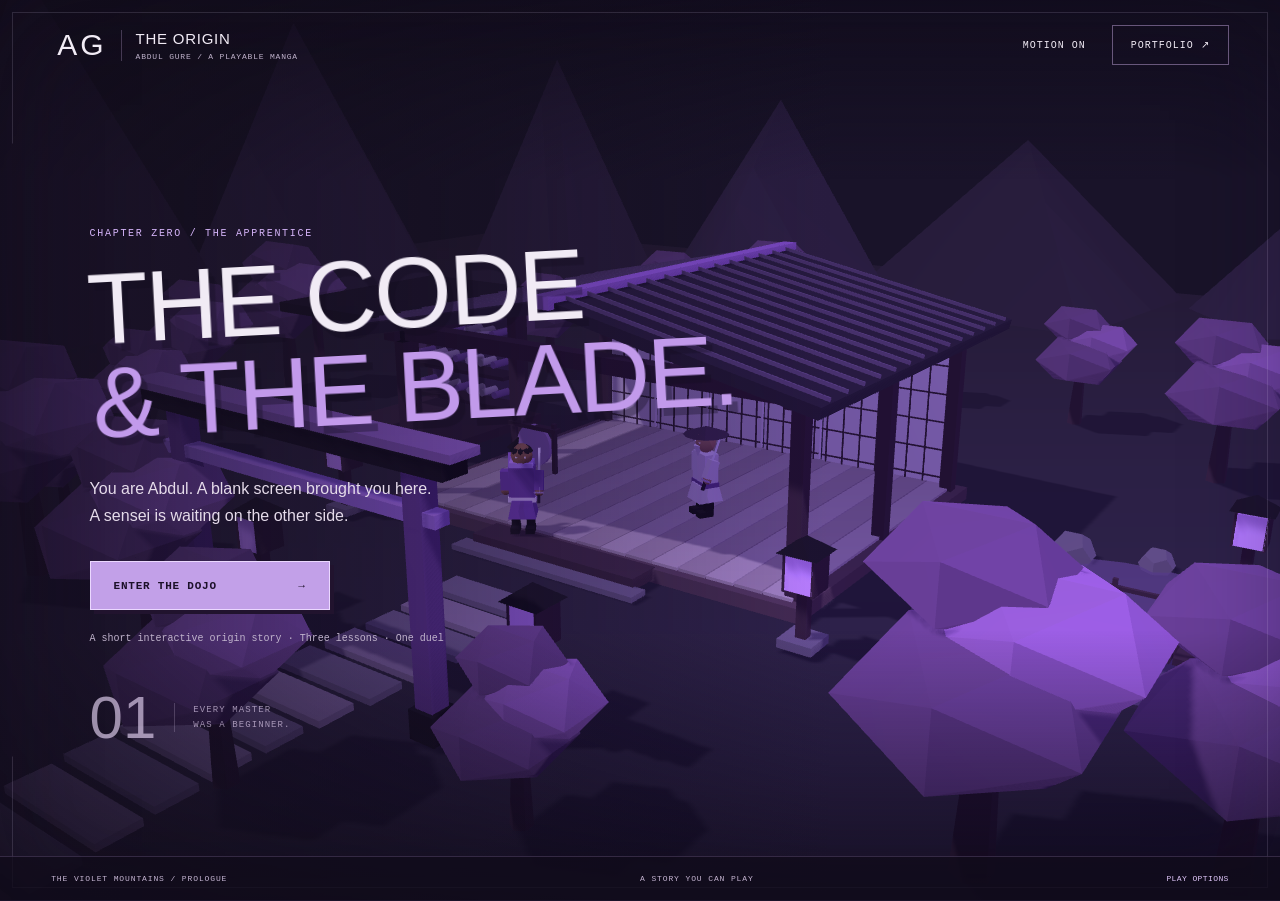
<file: source/index.html>
<!doctype html><html lang="en"><head><meta charset="utf-8"><meta name="viewport" content="width=device-width,initial-scale=1,viewport-fit=cover"><meta name="theme-color" content="#100d19"><meta name="description" content="THE ORIGIN: a playable manga about learning to code. Train with a sensei in a 3D dojo, then win a sword duel with code."><title>THE ORIGIN — The Code & the Blade</title><link rel="stylesheet" href="style.css"></head>
<body>
<div id="world" aria-label="Interactive 3D dojo landscape"></div><div class="ink-frame" aria-hidden="true"></div><div id="impact" aria-hidden="true"></div>
<header><button class="brand" id="homeBtn" aria-label="Return to the opening">AG <span>THE ORIGIN<span class="brand-sub">ABDUL GURE / A PLAYABLE MANGA</span></span></button><nav aria-label="Settings and portfolio"><button id="motionBtn" aria-pressed="true">MOTION ON</button><button id="portfolioBtn" class="portfolio-button">PORTFOLIO ↗</button></nav></header>
<main>
<section id="opening" class="opening"><p class="eyebrow">CHAPTER ZERO / THE APPRENTICE</p><h1>THE CODE<br><span>& THE BLADE.</span></h1><p class="opening-copy">You are Abdul. A blank screen brought you here.<br>A sensei is waiting on the other side.</p><button id="beginBtn" class="primary">ENTER THE DOJO <span>→</span></button><p class="small">A short interactive origin story · Three lessons · One duel</p><div class="opening-folio" aria-hidden="true">01 <span>EVERY MASTER<br>WAS A BEGINNER.</span></div></section>
<section id="storyUI" hidden aria-label="Story and training">
<div class="chapter-heading"><p class="eyebrow" id="chapterLabel">01 / THE DOJO</p><h2 id="chapterTitle">Find your voice.</h2></div>
<div class="mastery" aria-label="Training progress"><span id="seal0">01 / PYTHON</span><span id="seal1">02 / JAVASCRIPT</span><span id="seal2">03 / SQL</span></div>
<div id="sceneTools" class="scene-tools" aria-label="Explore the set"><button id="inspectBtn">◈ INSPECT THE DOJO</button><button id="cameraBtn" aria-pressed="false">↔ LOOK AROUND</button></div>
<aside id="dialogue" class="dialogue"><div class="portrait" id="portrait" aria-hidden="true"><span>師</span></div><div class="dialogue-body"><p class="speaker" id="speaker">SENSEI <span>/ THE FIRST LESSON</span></p><p id="dialogueText"></p><div class="dialogue-actions"><button class="primary" id="storyAction">LEARN PYTHON →</button><button class="quiet" id="practiceBtn" hidden>REVIEW LESSONS</button></div></div></aside>
</section>
<section id="duelUI" hidden aria-label="Code duel">
<div class="battle-top"><div><p class="eyebrow">ABDUL / APPRENTICE</p><div class="health" id="playerHealth" aria-label="Your health: 3 of 3"></div></div><div class="battle-title">THE FIRST DUEL <small id="roundLabel">EXCHANGE 01</small></div><div class="opponent"><p class="eyebrow">SENSEI / GUARD</p><div class="health" id="senseiHealth" aria-label="Sensei guard: 3 of 3"></div></div></div>
<div id="fightCaption" class="fight-caption" role="status"></div>
<form id="qteForm" class="code-panel"><div class="code-top"><span id="qteLanguage">PYTHON / FORM 01</span><span id="timerLabel" role="timer" aria-live="off">20.0 s</span></div><div class="timer-track" aria-hidden="true"><div id="timerBar"></div></div><label for="qteInput" id="qtePrompt"></label><div class="code-input-row"><span aria-hidden="true">01</span><input id="qteInput" type="text" autocomplete="off" autocorrect="off" autocapitalize="off" spellcheck="false" aria-describedby="qteHelp"><button class="primary" id="strikeBtn" type="submit">STRIKE ↗</button></div><p id="qteHelp">Complete the line, then press Enter. Correct code breaks the guard.</p></form>
<div class="battle-controls"><button id="pauseBtn">Ⅱ PAUSE / HELP</button><span id="duelModeLabel">20 SECONDS PER STRIKE</span></div>
</section>
<section id="ending" class="ending" hidden><p class="eyebrow" id="endingTag">CHAPTER COMPLETE</p><h2 id="endingTitle">YOUR FIRST<br><em>REAL STRIKE.</em></h2><p id="endingText"></p><div class="ending-actions"><button class="primary" id="endingPrimary">EXPLORE MY WORK ↗</button><button class="quiet" id="retryBtn">TRAIN AGAIN ↺</button></div></section>
</main>
<footer><span id="locationLabel">THE VIOLET MOUNTAINS / PROLOGUE</span><span id="worldHint">A STORY YOU CAN PLAY</span><button id="settingsBtn">PLAY OPTIONS</button></footer>
<div id="notice" role="status" class="notice" hidden></div>
<dialog id="lessonDialog" aria-labelledby="lessonTitle"><button class="close" data-close="lessonDialog" aria-label="Close lesson">×</button><p class="eyebrow" id="lessonTag">PYTHON / LESSON 01</p><h2 id="lessonTitle">Find your voice.</h2><p id="lessonExplanation"></p><pre><code id="lessonExample"></code></pre><form id="lessonForm"><label for="lessonInput" id="lessonPrompt"></label><input id="lessonInput" autocomplete="off" autocorrect="off" autocapitalize="off" spellcheck="false" aria-describedby="lessonResult"><p id="lessonResult" role="status">Try the line yourself. There is no time limit while training.</p><button class="primary" type="submit">TEST MY CODE →</button></form></dialog>
<dialog id="optionsDialog" aria-labelledby="optionsTitle"><button class="close" data-close="optionsDialog" aria-label="Close play options">×</button><p class="eyebrow">MAKE THIS YOUR STORY</p><h2 id="optionsTitle">Your pace.</h2><p>Choose how much time each code strike allows. Training is always untimed.</p><label for="paceSelect">Duel timing</label><select id="paceSelect"><option value="20">Story — 20 seconds</option><option value="35">Relaxed — 35 seconds</option><option value="0">Practice — no timer</option></select><p class="small">Timing changes apply to your next duel. Reduced motion removes camera drift and impact effects.</p><button class="primary" data-close="optionsDialog">SAVE & RETURN →</button></dialog>
<dialog id="pauseDialog" aria-labelledby="pauseTitle"><p class="eyebrow">SWORDS LOWERED / TIMER PAUSED</p><h2 id="pauseTitle">Take a breath.</h2><p id="pauseHelp"></p><pre><code id="pauseExample"></code></pre><button class="primary" id="resumeBtn">RESUME DUEL →</button><button class="quiet" id="leaveDuelBtn">RETURN TO TRAINING</button></dialog>
<dialog id="portfolioDialog" aria-labelledby="portfolioTitle"><button class="close" data-close="portfolioDialog" aria-label="Close portfolio">×</button><p class="eyebrow">THE PERSON BEHIND THE STORY</p><h2 id="portfolioTitle">ABDUL<br><em>GURE.</em></h2><p>Computer Science student and software developer building with code, creativity and curiosity.</p><a class="project" href="https://github.com/AbdulGure/FaceTrackerforDrone" target="_blank" rel="noopener noreferrer"><span>01</span><div>Autonomous Drone<small>Computer vision · Voice commands · Python</small></div>↗</a><a class="project" href="https://github.com/AbdulGure/stamped" target="_blank" rel="noopener noreferrer"><span>02</span><div>Stamped<small>Travel community · Product development</small></div>↗</a><a class="project" href="https://github.com/AbdulGure/portfoliowebsite" target="_blank" rel="noopener noreferrer"><span>03</span><div>Interactive Portfolio<small>Flask · JavaScript · HTML Canvas</small></div>↗</a><p class="experience">Technology Developer Intern · Barclays<br><small>Summer 2026 · Data reconciliation and process automation</small></p><a class="primary" href="https://github.com/AbdulGure" target="_blank" rel="noopener noreferrer">EXPLORE GITHUB ↗</a></dialog>
<div class="sr-only" id="announcer" role="status" aria-live="polite"></div>
<script src="three.min.js"></script><script src="rules.js"></script><script src="world.js"></script><script src="app.js"></script>
</body></html>
</file>
<file: source/style.css>
:root{--paper:#f1ebf5;--ink:#120e1a;--violet:#b78ce8;--deep:#634087;--muted:#c1b4cd;--line:#d2b9ec44;--mono:'Courier New',monospace;--display:Impact,'Arial Narrow',sans-serif}*{box-sizing:border-box}html,body{margin:0;width:100%;min-height:100%;background:#191329;color:var(--paper);font-family:Arial,sans-serif}body{height:100dvh;overflow:hidden}button,input,select{font:inherit}button,a{-webkit-tap-highlight-color:transparent}button{cursor:pointer}button:disabled{cursor:default;opacity:.5}button:focus-visible,a:focus-visible,input:focus-visible,select:focus-visible{outline:3px solid #e5c6ff;outline-offset:4px}button{border:0}a{color:inherit}button,select,input{border-radius:0}button:active{translate:0 1px}[hidden]{display:none!important}#world{position:fixed;inset:0;touch-action:none}#world canvas{display:block;width:100%;height:100%}.world-fallback{position:absolute;inset:0;display:flex;flex-direction:column;align-items:center;justify-content:center;padding:25px;background:radial-gradient(ellipse at 70% 30%,#8963a0,transparent 45%),linear-gradient(140deg,#30223f,#17121e);font-family:var(--display);font-size:30px;text-align:center}.world-fallback small{display:block;font:14px/1.5 Arial;max-width:350px;margin-top:15px}.ink-frame{position:fixed;inset:0;pointer-events:none;background:linear-gradient(90deg,#120d1ac9,transparent 65%),linear-gradient(0deg,#0c0915b3,transparent 30%,transparent 80%,#0c091580);box-shadow:inset 0 0 100px #130b1d55}.ink-frame::after{content:'';position:absolute;inset:12px;border:1px solid #ded0ef25;clip-path:polygon(0 0,100% 0,100% 100%,0 100%,0 85%,.2% 85%,.2% 15%,0 15%)}header{position:fixed;z-index:10;top:0;left:0;right:0;padding:25px 4%;display:flex;justify-content:space-between;align-items:center;gap:20px}header nav{display:flex;align-items:center;gap:20px}header button{color:var(--paper);background:transparent;font:10px var(--mono);letter-spacing:.1em;min-height:40px}.brand{display:flex;align-items:center;gap:14px;font:30px var(--display);text-align:left}.brand>span{font:15px var(--display);letter-spacing:.05em;border-left:1px solid var(--line);padding-left:14px}.brand-sub{display:block;font:8px var(--mono);letter-spacing:.1em;color:var(--muted);margin-top:5px}.portfolio-button{border:1px solid #c9abe477;padding:12px 18px}.portfolio-button:hover{background:#ac80db;color:#100b18}main{position:relative;pointer-events:none;height:100dvh}main section{pointer-events:none}main button,main input,main form,main a{pointer-events:auto}.eyebrow{font:10px var(--mono);letter-spacing:.17em;color:#d6b5fa;line-height:1.5}.opening{position:absolute;left:7%;top:24%;max-width:800px}.opening h1{font:clamp(64px,7.8vw,125px)/.94 var(--display);letter-spacing:-.025em;margin:22px 0 24px;transform:rotate(-3deg);transform-origin:left;filter:drop-shadow(6px 8px 0 #120b1f55)}.opening h1 span{color:#c29aeb}.opening-copy{font-size:16px;line-height:1.7;color:#e5dbea;max-width:400px}.primary{display:inline-flex;justify-content:space-between;align-items:center;gap:30px;padding:17px 23px;min-height:49px;background:#c2a0e8;color:#1c1029;border:1px solid #ebd8ff;font:700 11px var(--mono);letter-spacing:.07em;text-decoration:none;box-shadow:4px 4px 0 #21132e;transition:background .2s,transform .2s}.primary:hover{background:#e0c6fc;transform:translate(-2px,-2px)}.opening .primary{margin-top:16px;min-width:240px}.small{font:10px/1.7 var(--mono);color:var(--muted)}.opening>.small{margin-top:20px}.opening-folio{display:flex;gap:18px;align-items:center;font:60px var(--display);color:#d8c6e5;margin-top:36px;opacity:.7}.opening-folio span{font:9px/1.6 var(--mono);letter-spacing:.12em;border-left:1px solid #d8c6e555;padding-left:18px}.chapter-heading{position:absolute;left:5%;top:105px}.chapter-heading h2{font:clamp(26px,3.8vw,57px)/1.05 var(--display);margin:10px 0;text-shadow:2px 4px #180d22}.mastery{position:absolute;right:5%;top:111px;display:flex;flex-direction:column;gap:8px;align-items:flex-end}.mastery span{font:9px var(--mono);letter-spacing:.08em;border:1px solid #bba1d344;background:#1c132c80;padding:10px 13px;color:#c5b5d3}.mastery .earned{background:#ae86d5;color:#1d112c;border-color:#d7b5f6}.scene-tools{position:absolute;left:5%;bottom:280px;display:flex;gap:10px}.scene-tools button,.quiet,.battle-controls button,footer button{background:transparent;color:#e0c7fa;border:0;border-bottom:1px solid #c2a0df66;padding:12px 2px;font:10px var(--mono);letter-spacing:.05em;min-height:44px}.scene-tools button{padding:12px;background:#160e2488;border:1px solid #c8a5eb44}.dialogue{position:absolute;left:5%;right:5%;bottom:60px;display:flex;gap:26px;align-items:flex-start;padding:26px 32px;background:linear-gradient(120deg,#f3eef8f5,#e8dbf1ef);border:2px solid #f4eafa;box-shadow:9px 9px 0 #130d1f99;color:#20152a;pointer-events:auto;max-width:1050px}.dialogue::before{content:'';position:absolute;left:45px;top:-15px;width:28px;height:28px;rotate:45deg;background:#f3eef8;border:1px solid white;z-index:-1}.portrait{width:90px;min-width:90px;height:112px;background:linear-gradient(150deg,#422b5b,#21162f);display:grid;place-items:center;clip-path:polygon(8% 0,100% 4%,90% 100%,0 93%);border:2px solid #392747}.portrait span{font-size:55px;color:#d2b3eb}.speaker{font:700 10px var(--mono);letter-spacing:.14em;color:#69418f;margin:0 0 10px}.dialogue-body{max-width:820px;flex:1}.dialogue-body>p:not(.speaker){font-size:clamp(14px,1.35vw,18px);line-height:1.5;margin:0 0 16px}.dialogue-actions{display:flex;gap:20px;align-items:center}.dialogue .primary{padding:12px 18px;min-height:42px}.dialogue .quiet{color:#5d3580}.dialogue-body .primary{font-size:10px}footer{position:fixed;bottom:0;left:0;right:0;z-index:10;display:flex;align-items:center;justify-content:space-between;gap:20px;padding:0 4%;height:44px;background:#110c1bc9;border-top:1px solid #c3a2df33;font:8px var(--mono);letter-spacing:.11em;color:#c6b6d3}footer button{font-size:8px;min-height:36px;border:0;padding:8px 0}.notice{position:fixed;left:50%;top:98px;transform:translateX(-50%);z-index:25;max-width:600px;width:90%;background:#f3eaf9;color:#2a1939;border-left:5px solid #9e73ca;padding:18px 23px;font-size:14px;line-height:1.5;box-shadow:8px 8px 0 #160d2288}.battle-top{position:absolute;top:110px;left:5%;right:5%;display:flex;justify-content:space-between;gap:18px}.battle-top .eyebrow{margin:0 0 12px}.health{display:flex;gap:8px}.health span{width:44px;height:11px;transform:skewX(-17deg);border:1px solid #dec9f1}.health .full{background:#d4adff}.health .empty{background:#2b1c3c}.opponent{text-align:right}.opponent .health{justify-content:flex-end}.battle-title{text-align:center;font:26px var(--display);letter-spacing:.03em}.battle-title small{display:block;font:9px var(--mono);margin-top:8px;color:#c8b2d9}.code-panel{position:absolute;left:50%;bottom:85px;transform:translateX(-50%);width:min(900px,90%);padding:23px 27px;background:#171020f2;border:1px solid #d2afea88;box-shadow:8px 8px 0 #110a1bc9}.code-top{display:flex;justify-content:space-between;font:10px var(--mono);color:#d8b6f5;letter-spacing:.1em}.timer-track{height:3px;background:#4a335c;margin:13px 0 20px;overflow:hidden}.timer-track>div{height:100%;background:#c39bed;transform-origin:left}.timer-track .urgent{background:#fff}.code-panel label{display:block;font-size:15px;line-height:1.5;margin-bottom:16px}.code-input-row{display:flex;align-items:center;gap:12px;background:#0d0914;border:1px solid #79578e;padding:8px}.code-input-row>span{font:12px var(--mono);color:#7b688f;padding-left:7px}.code-input-row input{min-width:0;flex:1;width:100%;color:#efe5f9;background:transparent;border:0;padding:10px 0;font:18px var(--mono)}.code-input-row .primary{padding:12px 16px;min-height:42px;box-shadow:none}.code-panel>p{font:11px/1.5 var(--mono);color:#c3adcf;margin:14px 0 0}.resolved{border-color:#a176cc}.battle-controls{position:absolute;bottom:45px;left:5%;right:5%;display:flex;align-items:center;justify-content:space-between;font:8px var(--mono);color:#c1aace}.battle-controls button{font-size:9px}.fight-caption{position:absolute;top:36%;left:50%;transform:translate(-50%,-50%) rotate(-5deg);font:clamp(28px,4.2vw,65px)/1 var(--display);color:#f5edfc;text-shadow:4px 4px #29143c;white-space:nowrap;pointer-events:none}.fight-caption.miss{color:#c6aadf}.ending{position:absolute;left:7%;top:25%;max-width:640px}.ending h2{font:clamp(55px,6.7vw,104px)/.95 var(--display);margin:20px 0;rotate:-3deg}.ending h2 em{font-style:normal;color:#c99fec}.ending>p:not(.eyebrow){font-size:17px;line-height:1.7;max-width:520px}.ending-actions{display:flex;flex-wrap:wrap;gap:20px;margin-top:30px}dialog{max-height:85dvh;overflow:auto;width:min(620px,92vw);padding:38px;color:#23162f;background:#f1eaf5;border:2px solid #a87ecb;box-shadow:12px 12px 0 #190e26}dialog::backdrop{background:#12091ed4;backdrop-filter:blur(9px)}dialog .eyebrow{color:#704192}dialog h2{font:54px/.97 var(--display);margin:20px 0}dialog h2 em{color:#80509f;font-style:normal}dialog>p{font-size:15px;line-height:1.7}dialog label{display:block;font-size:14px;line-height:1.5;margin:20px 0 12px}dialog input,dialog select{width:100%;background:#fff9;border:1px solid #9977b4;color:#23162f;padding:14px;font:16px var(--mono)}dialog pre{white-space:pre-wrap;overflow-wrap:anywhere;background:#22162f;color:#e2c1ff;border-left:4px solid #a979d0;padding:20px;font:16px/1.5 var(--mono)}dialog .close{position:absolute;right:14px;top:10px;background:none;font-size:28px;padding:8px;color:#4f315e}dialog .small{color:#715582}dialog .quiet{display:block;color:#714592;margin-top:15px}#lessonResult{font-size:13px;line-height:1.5;min-height:40px;color:#72537f}#lessonResult.success{color:#4f286f}#lessonResult.error{color:#5c246f;font-weight:bold}#optionsDialog .primary{margin-top:20px}.project{display:flex;align-items:center;gap:18px;padding:20px 0;border-bottom:1px solid #a589b6;text-decoration:none}.project span{font:13px var(--mono);color:#80509f}.project div{flex:1;font-weight:bold}.project small{display:block;font-size:11px;color:#705a80;margin-top:6px;font-weight:normal}.project:hover{color:#8250a2}.experience{font-size:13px!important;margin:24px 0}#impact{position:fixed;inset:0;pointer-events:none;z-index:9}#impact.strike-flash{background:linear-gradient(125deg,transparent 47%,#e8c8ff99 49%,#fff 50%,transparent 52%);animation:strike .45s ease-out both}#impact.damage-flash{box-shadow:inset 0 0 130px #9a63c0;animation:damage .5s ease-out both}@keyframes strike{from{opacity:1;translate:-10% 0}to{opacity:0;translate:10% 0}}@keyframes damage{from{opacity:.9}to{opacity:0}}.sr-only{position:absolute;width:1px;height:1px;overflow:hidden;clip:rect(0,0,0,0);white-space:nowrap}.reduced-motion *{animation:none!important;transition:none!important}.reduced-motion #impact{display:none}
@media(max-width:700px){header{padding:15px 5%}.brand{font-size:23px;gap:9px}.brand>span{font-size:13px;padding-left:9px}.brand-sub{display:none}header nav{gap:10px}header button{font-size:8px}.portfolio-button{padding:10px}.opening{top:26%;left:7%;right:5%}.opening h1{font-size:clamp(51px,11vw,76px)}.opening-copy{font-size:14px;max-width:280px}.opening-folio{display:none}.opening>.small{font-size:8px;max-width:270px}.ink-frame{background:linear-gradient(90deg,#120d1aa8,transparent),linear-gradient(0deg,#120d1ae0,transparent 85%)}.chapter-heading{top:87px;left:5%;max-width:68%}.chapter-heading h2{font-size:30px}.chapter-heading .eyebrow{font-size:8px}.mastery{top:85px;right:4%;gap:5px}.mastery span{font-size:7px;padding:7px 8px}.dialogue{left:4%;right:4%;bottom:53px;gap:13px;padding:20px;max-height:43dvh;overflow-y:auto}.portrait{display:none}.dialogue-body>p:not(.speaker){font-size:13px;line-height:1.5;margin-bottom:13px}.speaker{font-size:9px}.dialogue-actions{gap:10px;flex-wrap:wrap}.dialogue .primary{font-size:9px}.scene-tools{left:4%;bottom:calc(43dvh + 65px);gap:7px}.scene-tools button{font-size:8px;padding:10px;min-height:38px}footer{font-size:7px;gap:10px;padding:0 5%}#worldHint{display:none}footer button{font-size:7px}.battle-top{top:88px;left:5%;right:5%;gap:8px}.battle-top .eyebrow{font-size:7px;margin-bottom:8px}.health{gap:5px}.health span{width:23px;height:8px}.battle-title{font-size:17px;max-width:110px}.battle-title small{font-size:7px}.code-panel{bottom:82px;width:92%;padding:18px}.code-panel label{font-size:13px;margin-bottom:12px}.code-top{font-size:9px}.code-input-row{flex-wrap:wrap;gap:7px}.code-input-row input{font-size:16px;width:calc(100% - 35px);flex-basis:70%}.code-input-row .primary{width:100%;justify-content:center;min-height:38px;font-size:10px}.code-panel>p{font-size:9px}.timer-track{margin:10px 0 14px}.fight-caption{top:33%;font-size:clamp(22px,6vw,35px);white-space:normal;text-align:center;width:95%}.battle-controls{font-size:7px}.battle-controls button{font-size:8px}.ending{top:23%;left:7%;right:7%}.ending h2{font-size:54px}.ending>p:not(.eyebrow){font-size:14px}.ending-actions{gap:13px;margin-top:20px}dialog{padding:28px 22px}dialog h2{font-size:42px}dialog>p{font-size:14px}dialog pre{font-size:14px;padding:15px}.notice{top:75px;font-size:12px}}
@media(max-height:650px){.opening{top:20%}.opening h1{font-size:clamp(46px,10vh,80px);margin:14px 0}.opening-copy{font-size:13px}.opening-folio{display:none}.opening .primary{margin-top:4px}.opening>.small{margin-top:12px}.dialogue{max-height:40dvh;padding:18px 24px}.dialogue-body>p:not(.speaker){font-size:12px}.scene-tools{bottom:calc(40dvh + 68px)}.portrait{display:none}.chapter-heading{top:80px}.chapter-heading h2{font-size:30px}.mastery{top:80px}.battle-top{top:78px}.code-panel{padding:15px;bottom:78px}.code-panel label{margin-bottom:8px;font-size:12px}.code-panel>p{margin-top:8px}.timer-track{margin:8px 0}.ending{top:21%}.ending h2{font-size:54px}.ending>p:not(.eyebrow){font-size:13px}.ending-actions{margin-top:16px}}
@media(max-height:500px) and (min-width:701px){.dialogue{left:auto;width:53%;bottom:53px;max-height:65dvh}.scene-tools{bottom:65px}.code-panel{left:auto;right:4%;transform:none;width:52%;bottom:78px}.fight-caption{left:25%;max-width:43%;font-size:32px;white-space:normal}.opening{top:20%;}.opening h1{font-size:50px}.opening-copy{margin:10px 0}.opening .small{display:none}}
</file>
